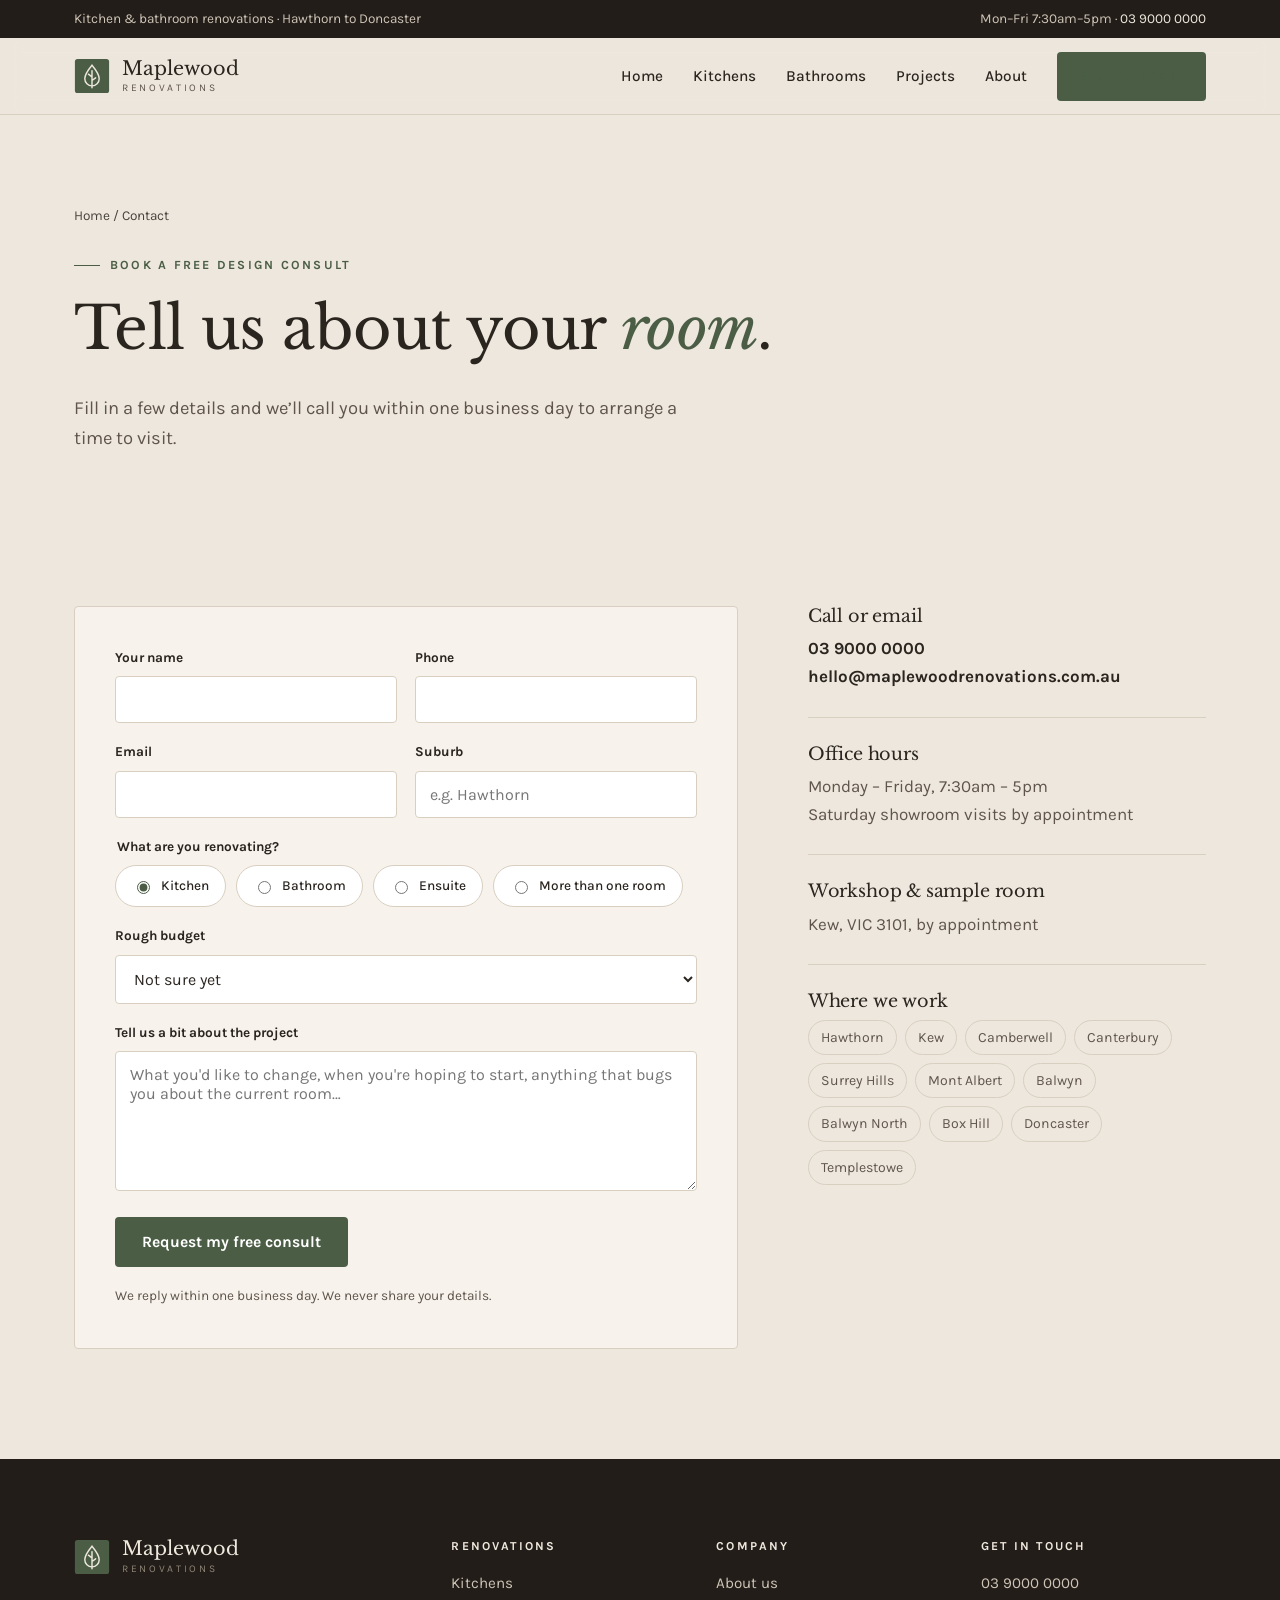
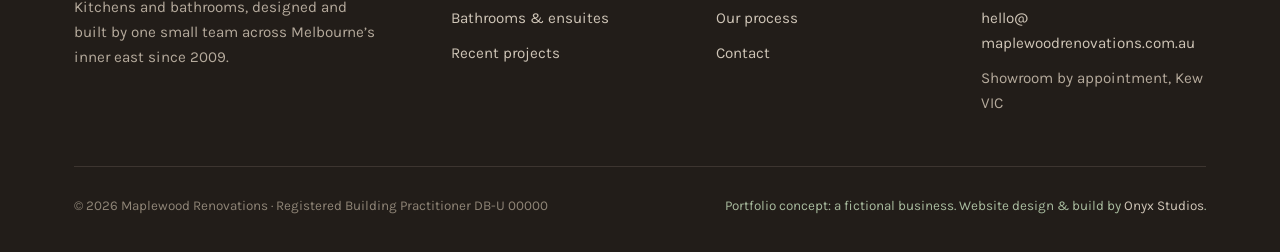
<file: contact.html>
<!doctype html>
<html lang="en-AU">
<head>
<meta charset="utf-8">
<meta name="viewport" content="width=device-width, initial-scale=1">
<title>Book a Free Design Consult | Maplewood Renovations</title>
<meta name="description" content="Book a free in-home design consultation for your kitchen or bathroom renovation in Melbourne’s inner east. We reply within one business day.">
<link rel="canonical" href="https://keenanfrench.github.io/maplewood-renovations-site/contact.html">
<meta property="og:type" content="website">
<meta property="og:title" content="Book a Free Design Consult | Maplewood Renovations">
<meta property="og:description" content="Book a free in-home design consultation for your kitchen or bathroom renovation in Melbourne’s inner east. We reply within one business day.">
<meta property="og:image" content="https://images.unsplash.com/photo-1682888818696-906287d759f5?auto=format&fit=crop&w=1200&h=630&q=75">
<meta name="theme-color" content="#4B5E45">
<link rel="icon" href="data:image/svg+xml,%3Csvg%20xmlns%3D%22http%3A%2F%2Fwww.w3.org%2F2000%2Fsvg%22%20viewBox%3D%220%200%2040%2040%22%20aria-hidden%3D%22true%22%3E%0A%20%20%3Crect%20x%3D%221%22%20y%3D%221%22%20width%3D%2238%22%20height%3D%2238%22%20rx%3D%223%22%20fill%3D%22%234B5E45%22%2F%3E%0A%20%20%3Cpath%20d%3D%22M20%208c-5%206-8%2010-8%2015a8%208%200%200%200%2016%200c0-5-3-9-8-15z%22%20fill%3D%22none%22%20stroke%3D%22%23EDE7DD%22%20stroke-width%3D%221.6%22%2F%3E%0A%20%20%3Cpath%20d%3D%22M20%2014v19M20%2021l-4-3M20%2025l4-3%22%20stroke%3D%22%23EDE7DD%22%20stroke-width%3D%221.6%22%20fill%3D%22none%22%20stroke-linecap%3D%22round%22%2F%3E%0A%3C%2Fsvg%3E">
<link rel="preconnect" href="https://fonts.googleapis.com">
<link rel="preconnect" href="https://fonts.gstatic.com" crossorigin>
<link rel="preconnect" href="https://images.unsplash.com">
<link href="https://fonts.googleapis.com/css2?family=Karla:wght@400;500;700&family=Libre+Baskerville:ital@0;1&display=swap" rel="stylesheet">
<link rel="stylesheet" href="assets/styles.css">
<script type="application/ld+json">{"@context":"https://schema.org","@type":"HomeAndConstructionBusiness","name":"Maplewood Renovations","url":"https://keenanfrench.github.io/maplewood-renovations-site/","telephone":"03 9000 0000","email":"hello@maplewoodrenovations.com.au","priceRange":"$$$","areaServed":["Hawthorn","Kew","Camberwell","Balwyn","Balwyn North","Box Hill","Doncaster","Templestowe","Surrey Hills","Canterbury","Mont Albert"],"address":{"@type":"PostalAddress","addressLocality":"Kew","addressRegion":"VIC","addressCountry":"AU"},"openingHours":"Mo-Fr 07:30-17:00","aggregateRating":{"@type":"AggregateRating","ratingValue":"4.9","reviewCount":"186"}}</script>
</head>
<body>
<div class="topbar">
  <div class="wrap">
    <span class="hide-xs">Kitchen &amp; bathroom renovations · Hawthorn to Doncaster</span>
    <span><span class="hide-sm">Mon–Fri 7:30am–5pm · </span><a href="tel:+61390000000">03 9000 0000</a></span>
  </div>
</div>
<header class="site-header">
  <div class="wrap">
    <a class="logo" href="index.html" aria-label="Maplewood Renovations home">
      <svg class="logo-mark" viewBox="0 0 40 40" aria-hidden="true">
  <rect x="1" y="1" width="38" height="38" rx="3" fill="#4B5E45"/>
  <path d="M20 8c-5 6-8 10-8 15a8 8 0 0 0 16 0c0-5-3-9-8-15z" fill="none" stroke="#EDE7DD" stroke-width="1.6"/>
  <path d="M20 14v19M20 21l-4-3M20 25l4-3" stroke="#EDE7DD" stroke-width="1.6" fill="none" stroke-linecap="round"/>
</svg>
      <span class="logo-text">Maplewood<small>Renovations</small></span>
    </a>
    <button class="menu-toggle" aria-label="Menu" aria-expanded="false" aria-controls="site-nav"><span></span><span></span><span></span></button>
    <nav class="nav" id="site-nav" aria-label="Main">
      <a href="index.html">Home</a>
      <a href="kitchens.html">Kitchens</a>
      <a href="bathrooms.html">Bathrooms</a>
      <a href="projects.html">Projects</a>
      <a href="about.html">About</a>
      <a class="btn btn-primary" href="contact.html" aria-current="page">Book a consult</a>
    </nav>
  </div>
</header>
<main>
<section class="page-hero plain">
  <div class="wrap">
    <div class="crumbs"><a href="index.html">Home</a> / Contact</div>
    <span class="eyebrow">Book a free design consult</span>
    <h1>Tell us about your <em class="acc">room</em>.</h1>
    <p class="lede">Fill in a few details and we’ll call you within one business day to arrange a time to visit.</p>
  </div>
</section>

<section class="section" style="padding-top:40px">
  <div class="wrap contact-grid">
    <form class="form" id="quote-form" novalidate>
      <div><label for="f-name">Your name</label><input id="f-name" name="name" autocomplete="name" required></div>
      <div><label for="f-phone">Phone</label><input id="f-phone" name="phone" type="tel" autocomplete="tel" required></div>
      <div><label for="f-email">Email</label><input id="f-email" name="email" type="email" autocomplete="email" required></div>
      <div><label for="f-suburb">Suburb</label><input id="f-suburb" name="suburb" autocomplete="address-level2" placeholder="e.g. Hawthorn"></div>
      <fieldset class="full" style="border:0;padding:0;margin:0">
        <legend style="font-size:.85rem;font-weight:700;margin-bottom:7px">What are you renovating?</legend>
        <div class="radio-row">
          <label><input type="radio" name="room" value="kitchen" checked> Kitchen</label>
          <label><input type="radio" name="room" value="bathroom"> Bathroom</label>
          <label><input type="radio" name="room" value="ensuite"> Ensuite</label>
          <label><input type="radio" name="room" value="multiple"> More than one room</label>
        </div>
      </fieldset>
      <div class="full">
        <label for="f-budget">Rough budget</label>
        <select id="f-budget" name="budget">
          <option>Not sure yet</option>
          <option>Under $30k</option>
          <option>$30k – $50k</option>
          <option>$50k – $80k</option>
          <option>$80k +</option>
        </select>
      </div>
      <div class="full"><label for="f-msg">Tell us a bit about the project</label><textarea id="f-msg" name="message" placeholder="What you'd like to change, when you're hoping to start, anything that bugs you about the current room…"></textarea></div>
      <div class="full"><button class="btn btn-primary" type="submit">Request my free consult</button></div>
      <p class="form-status" role="status" tabindex="-1">Thanks! This is a portfolio demo site, so your message wasn’t sent anywhere. On a live site, this is where the enquiry would go straight to the business’s inbox or CRM.</p>
      <p class="form-note">We reply within one business day. We never share your details.</p>
    </form>

    <aside>
      <div class="info-block">
        <h3>Call or email</h3>
        <p><a href="tel:+61390000000">03 9000 0000</a><br><a href="mailto:hello@maplewoodrenovations.com.au">hello@maplewoodrenovations.com.au</a></p>
      </div>
      <div class="info-block">
        <h3>Office hours</h3>
        <p>Monday – Friday, 7:30am – 5pm<br>Saturday showroom visits by appointment</p>
      </div>
      <div class="info-block">
        <h3>Workshop &amp; sample room</h3>
        <p>Kew, VIC 3101, by appointment</p>
      </div>
      <div class="info-block">
        <h3>Where we work</h3>
        <ul class="suburbs">
          <li>Hawthorn</li><li>Kew</li><li>Camberwell</li><li>Canterbury</li><li>Surrey Hills</li><li>Mont Albert</li><li>Balwyn</li><li>Balwyn North</li><li>Box Hill</li><li>Doncaster</li><li>Templestowe</li>
        </ul>
      </div>
    </aside>
  </div>
</section>

</main>
<footer class="site-footer">
  <div class="wrap">
    <div class="footer-grid">
      <div>
        <a class="logo" href="index.html"><svg class="logo-mark" viewBox="0 0 40 40" aria-hidden="true">
  <rect x="1" y="1" width="38" height="38" rx="3" fill="#4B5E45"/>
  <path d="M20 8c-5 6-8 10-8 15a8 8 0 0 0 16 0c0-5-3-9-8-15z" fill="none" stroke="#EDE7DD" stroke-width="1.6"/>
  <path d="M20 14v19M20 21l-4-3M20 25l4-3" stroke="#EDE7DD" stroke-width="1.6" fill="none" stroke-linecap="round"/>
</svg><span class="logo-text">Maplewood<small>Renovations</small></span></a>
        <p class="footer-blurb">Kitchens and bathrooms, designed and built by one small team across Melbourne’s inner east since 2009.</p>
      </div>
      <div>
        <h4>Renovations</h4>
        <ul>
          <li><a href="kitchens.html">Kitchens</a></li>
          <li><a href="bathrooms.html">Bathrooms &amp; ensuites</a></li>
          <li><a href="projects.html">Recent projects</a></li>
        </ul>
      </div>
      <div>
        <h4>Company</h4>
        <ul>
          <li><a href="about.html">About us</a></li>
          <li><a href="about.html#process">Our process</a></li>
          <li><a href="contact.html">Contact</a></li>
        </ul>
      </div>
      <div>
        <h4>Get in touch</h4>
        <ul>
          <li><a href="tel:+61390000000">03 9000 0000</a></li>
          <li><a href="mailto:hello@maplewoodrenovations.com.au">hello@<wbr>maplewoodrenovations.com.au</a></li>
          <li>Showroom by appointment, Kew VIC</li>
        </ul>
      </div>
    </div>
    <div class="footer-base">
      <span>© <span data-year>2026</span> Maplewood Renovations · Registered Building Practitioner DB-U 00000</span>
      <span class="concept-note">Portfolio concept: a fictional business. Website design &amp; build by <a href="https://onyxstudios.com.au/">Onyx Studios</a>.</span>
    </div>
  </div>
</footer>
<script src="assets/main.js" defer></script>
</body>
</html>
</file>
<file: assets/styles.css>
/* Maplewood Renovations — shared styles */
:root {
  --stone: #EDE7DD;
  --paper: #F7F3EC;
  --line: #D9CFC1;
  --ink: #2B2520;
  --ink-soft: #5F554C;
  --dark: #221D19;
  --dark-2: #2E2723;
  --sage: #6E8465;
  --sage-deep: #4B5E45;
  --sage-pale: #DCE3D4;
  --brass: #B8955A;
  --serif: "Libre Baskerville", Georgia, serif;
  --sans: "Karla", system-ui, sans-serif;
  --wrap: 1180px;
  --radius: 4px;
}

*, *::before, *::after { box-sizing: border-box; }
html { scroll-behavior: smooth; -webkit-text-size-adjust: 100%; }
body {
  margin: 0;
  background: var(--stone);
  color: var(--ink);
  font-family: var(--sans);
  font-size: 17px;
  line-height: 1.65;
  -webkit-font-smoothing: antialiased;
}
img { max-width: 100%; display: block; height: auto; }
a { color: inherit; }
h1, h2, h3, h4 { font-family: var(--serif); font-weight: 400; line-height: 1.18; margin: 0 0 .5em; letter-spacing: -.01em; }
h1 { font-size: clamp(2.3rem, 4.6vw, 3.9rem); }
h2 { font-size: clamp(1.8rem, 3.2vw, 2.7rem); }
h3 { font-size: 1.35rem; }
p { margin: 0 0 1em; }
em.acc { font-style: italic; color: var(--sage-deep); }
.dark em.acc { color: #A9BC9F; }

.wrap { max-width: var(--wrap); margin: 0 auto; padding: 0 24px; }
.section { padding: 110px 0; }
.section.tight { padding: 80px 0; }
.paper { background: var(--paper); }
.dark { background: var(--dark); color: #EFE8DD; }
.dark .muted { color: #B5AA9C; }
.muted { color: var(--ink-soft); }
.eyebrow {
  display: inline-flex; align-items: center; gap: 10px;
  font-size: .78rem; letter-spacing: .18em; text-transform: uppercase; font-weight: 700;
  color: var(--sage-deep); margin-bottom: 18px;
}
.eyebrow::before { content: ""; width: 26px; height: 1px; background: currentColor; }
.dark .eyebrow { color: #A9BC9F; }
.lede { font-size: 1.15rem; color: var(--ink-soft); max-width: 58ch; }
.dark .lede { color: #C9BFB1; }

/* Buttons */
.btn {
  display: inline-flex; align-items: center; gap: 10px;
  padding: 15px 26px; border-radius: var(--radius);
  font-family: var(--sans); font-weight: 700; font-size: .98rem; text-decoration: none;
  border: 1px solid transparent; cursor: pointer; transition: background .2s, color .2s, border-color .2s, transform .2s;
}
.btn:hover { transform: translateY(-1px); }
.btn-primary { background: var(--sage-deep); color: #fff; }
.btn-primary:hover { background: #3E4F39; }
.btn-ghost { border-color: var(--ink); color: var(--ink); background: transparent; }
.btn-ghost:hover { background: var(--ink); color: var(--stone); }
.dark .btn-ghost { border-color: #EFE8DD; color: #EFE8DD; }
.dark .btn-ghost:hover { background: #EFE8DD; color: var(--dark); }
.btn-light { background: var(--stone); color: var(--ink); }
.btn-light:hover { background: #fff; }
.link-arrow { font-weight: 700; text-decoration: none; color: var(--sage-deep); border-bottom: 1px solid currentColor; padding-bottom: 2px; }
.dark .link-arrow { color: #A9BC9F; }

/* Header */
.topbar { background: var(--dark); color: #CFC5B7; font-size: .85rem; }
.topbar .wrap { display: flex; justify-content: space-between; gap: 16px; padding-top: 8px; padding-bottom: 8px; }
.topbar a { text-decoration: none; color: #EFE8DD; }
.site-header { position: sticky; top: 0; z-index: 50; background: rgba(237, 231, 221, .92); backdrop-filter: blur(10px); -webkit-backdrop-filter: blur(10px); border-bottom: 1px solid var(--line); }
.site-header .wrap { display: flex; align-items: center; justify-content: space-between; height: 76px; }
.logo { display: flex; align-items: center; gap: 12px; text-decoration: none; }
.logo-mark { width: 36px; height: 36px; }
.logo-text { font-family: var(--serif); font-size: 1.2rem; line-height: 1; }
.logo-text small { display: block; font-family: var(--sans); font-size: .64rem; letter-spacing: .26em; text-transform: uppercase; color: var(--ink-soft); margin-top: 5px; }
.nav { display: flex; align-items: center; gap: 30px; }
.nav a { text-decoration: none; font-weight: 500; font-size: .96rem; position: relative; padding: 4px 0; }
.nav a:not(.btn)::after { content: ""; position: absolute; left: 0; right: 100%; bottom: -2px; height: 1px; background: var(--sage-deep); transition: right .25s; }
.nav a:not(.btn):hover::after, .nav a[aria-current="page"]::after { right: 0; }
.nav a[aria-current="page"] { color: var(--sage-deep); }
.nav .btn { padding: 11px 20px; }
.menu-toggle { display: none; background: none; border: 0; padding: 8px; cursor: pointer; }
.menu-toggle span { display: block; width: 24px; height: 2px; background: var(--ink); margin: 5px 0; transition: transform .25s, opacity .25s; }

/* Home hero */
.hero-home { position: relative; overflow: hidden; padding: 70px 0 40px; }
.hero-home .wrap { display: grid; grid-template-columns: 1.02fr 1fr; gap: 40px; align-items: center; }
.hero-home h1 { margin-bottom: 22px; }
.hero-actions { display: flex; flex-wrap: wrap; gap: 14px; margin: 30px 0 34px; }
.hero-proof { display: flex; flex-wrap: wrap; gap: 26px; font-size: .92rem; color: var(--ink-soft); }
.hero-proof strong { color: var(--ink); font-family: var(--serif); font-size: 1.25rem; font-weight: 400; display: block; }
.board { position: relative; aspect-ratio: 1 / 1; max-height: 620px; width: 100%; }
.board canvas { position: absolute; inset: 0; width: 100% !important; height: 100% !important; display: block; touch-action: pan-y; }
.board-bg { position: absolute; inset: 6% 4% 10%; border-radius: 50%; background: radial-gradient(closest-side, rgba(247,243,236,.75) 0%, rgba(247,243,236,0) 100%); }
.board-fallback { position: absolute; inset: 8%; object-fit: cover; width: 84%; height: 84%; border-radius: var(--radius); display: none; }
.board.no-webgl .board-fallback { display: block; }
.board-caption { position: absolute; left: 0; right: 0; bottom: 0; text-align: center; font-size: .9rem; color: var(--ink-soft); min-height: 1.6em; }
.board-caption b { font-family: var(--serif); font-weight: 400; color: var(--ink); }
.swatches { display: flex; flex-wrap: wrap; justify-content: center; gap: 8px; margin-top: 12px; }
.swatch { display: inline-flex; align-items: center; gap: 8px; padding: 8px 14px 8px 8px; border: 1px solid var(--line); border-radius: 40px; background: var(--paper); font: 500 .86rem var(--sans); color: var(--ink); cursor: pointer; transition: border-color .2s, background .2s; }
.swatch i { width: 18px; height: 18px; border-radius: 50%; display: block; box-shadow: inset 0 0 0 1px rgba(0,0,0,.08); }
.swatch:hover, .swatch[aria-pressed="true"] { border-color: var(--sage-deep); background: #fff; }
.swatch:focus-visible, .btn:focus-visible, .nav a:focus-visible { outline: 2px solid var(--sage-deep); outline-offset: 3px; }

/* Stats strip */
.stats { border-top: 1px solid var(--line); border-bottom: 1px solid var(--line); }
.stats .wrap { display: grid; grid-template-columns: repeat(4, 1fr); }
.stat { padding: 34px 24px; border-left: 1px solid var(--line); }
.stat:first-child { border-left: 0; padding-left: 0; }
.stat b { display: block; font-family: var(--serif); font-weight: 400; font-size: 2.2rem; line-height: 1.1; }
.stat span { font-size: .9rem; color: var(--ink-soft); }

/* Service split cards */
.split-head { display: flex; justify-content: space-between; align-items: end; gap: 40px; margin-bottom: 54px; }
.split-head .lede { margin: 0; }
.svc-pair { display: grid; grid-template-columns: 1fr 1fr; gap: 28px; }
.svc-card { position: relative; display: block; text-decoration: none; color: #fff; border-radius: var(--radius); overflow: hidden; aspect-ratio: 4 / 5; }
.svc-card img { position: absolute; inset: 0; width: 100%; height: 100%; object-fit: cover; transition: transform .8s cubic-bezier(.2,.7,.2,1); }
.svc-card:hover img { transform: scale(1.04); }
.svc-card::after { content: ""; position: absolute; inset: 0; background: linear-gradient(to top, rgba(26, 22, 19, .86) 0%, rgba(26, 22, 19, .1) 55%); }
.svc-card .svc-body { position: absolute; left: 0; right: 0; bottom: 0; padding: 34px; z-index: 1; }
.svc-card h3 { font-size: 2rem; margin-bottom: 8px; }
.svc-card p { color: #E4DCCF; max-width: 40ch; margin-bottom: 16px; }
.svc-card .from { font-size: .85rem; letter-spacing: .14em; text-transform: uppercase; color: #C7D4BF; }

/* Why / numbered list */
.why { display: grid; grid-template-columns: .9fr 1.1fr; gap: 80px; align-items: start; }
.why-img { position: sticky; top: 110px; }
.why-img img { border-radius: var(--radius); aspect-ratio: 4 / 5; object-fit: cover; width: 100%; }
.numbered { list-style: none; margin: 30px 0 0; padding: 0; counter-reset: n; }
.numbered li { counter-increment: n; display: grid; grid-template-columns: 64px 1fr; padding: 28px 0; border-top: 1px solid var(--line); }
.numbered li::before { content: counter(n, decimal-leading-zero); font-family: var(--serif); font-size: 1.1rem; color: var(--sage-deep); padding-top: 2px; }
.numbered h3 { margin-bottom: 6px; }
.numbered p { margin: 0; color: var(--ink-soft); }
.dark .numbered li { border-color: #3D3530; }
.dark .numbered p { color: #B5AA9C; }
.dark .numbered li::before { color: #A9BC9F; }

/* Project cards */
.proj-grid { display: grid; grid-template-columns: repeat(3, 1fr); gap: 28px; }
.proj { text-decoration: none; display: block; }
.proj figure { margin: 0 0 16px; overflow: hidden; border-radius: var(--radius); aspect-ratio: 4 / 3; background: var(--line); }
.proj img { width: 100%; height: 100%; object-fit: cover; transition: transform .8s cubic-bezier(.2,.7,.2,1); }
.proj:hover img { transform: scale(1.04); }
.proj .meta { font-size: .78rem; letter-spacing: .14em; text-transform: uppercase; color: var(--sage-deep); font-weight: 700; }
.proj h3 { margin: 6px 0 4px; font-size: 1.25rem; }
.proj p { color: var(--ink-soft); font-size: .95rem; margin: 0; }
.proj.wide { grid-column: span 2; }
.proj.wide figure { aspect-ratio: 16 / 9.2; }
.proj.hidden { display: none; }
.filters { display: flex; gap: 10px; flex-wrap: wrap; margin-bottom: 40px; }
.filter { padding: 10px 18px; border: 1px solid var(--line); border-radius: 40px; background: transparent; font: 500 .92rem var(--sans); color: var(--ink); cursor: pointer; }
.filter[aria-pressed="true"] { background: var(--ink); color: var(--stone); border-color: var(--ink); }

/* Process steps (horizontal) */
.steps { display: grid; grid-template-columns: repeat(4, 1fr); gap: 0; margin-top: 50px; counter-reset: s; }
.step { padding: 0 28px 0 0; position: relative; counter-increment: s; }
.step::before { content: "Step " counter(s); display: block; font-size: .76rem; letter-spacing: .16em; text-transform: uppercase; font-weight: 700; color: #A9BC9F; margin-bottom: 18px; padding-bottom: 18px; border-bottom: 1px solid #3D3530; }
.step h3 { font-size: 1.25rem; }
.step p { color: #B5AA9C; font-size: .96rem; margin: 0; }
.steps.light .step::before { color: var(--sage-deep); border-color: var(--line); }
.steps.light .step p { color: var(--ink-soft); }

/* Testimonials */
.quotes { display: grid; grid-template-columns: 1.3fr 1fr 1fr; gap: 28px; }
.quote { margin: 0; background: var(--paper); border: 1px solid var(--line); padding: 34px; border-radius: var(--radius); display: flex; flex-direction: column; }
.quote blockquote { margin: 0 0 24px; font-family: var(--serif); font-size: 1.05rem; line-height: 1.6; flex: 1; }
.quote:first-child { background: var(--sage-deep); color: #fff; border-color: var(--sage-deep); }
.quote:first-child blockquote { font-size: 1.35rem; }
.quote cite { font-style: normal; font-weight: 700; font-size: .95rem; }
.quote cite span { display: block; font-weight: 400; color: var(--ink-soft); font-size: .88rem; }
.quote:first-child cite span { color: #D5DFCF; }
.stars { color: var(--brass); letter-spacing: 3px; margin-bottom: 16px; font-size: .9rem; }
.quote:first-child .stars { color: #E8D3A6; }

/* CTA band */
.cta-band { background: var(--sage-deep); color: #fff; }
.cta-band .wrap { display: flex; align-items: center; justify-content: space-between; gap: 40px; padding-top: 80px; padding-bottom: 80px; }
.cta-band h2 { margin: 0 0 8px; max-width: 20ch; }
.cta-band p { margin: 0; color: #D5DFCF; }
.cta-band .actions { display: flex; flex-wrap: wrap; gap: 14px; flex-shrink: 0; }
.cta-band .btn-ghost { border-color: #fff; color: #fff; }
.cta-band .btn-ghost:hover { background: #fff; color: var(--sage-deep); }

/* Page hero (inner pages) */
.page-hero { position: relative; min-height: 64vh; display: flex; align-items: flex-end; color: #fff; overflow: hidden; }
.page-hero img { position: absolute; inset: 0; width: 100%; height: 100%; object-fit: cover; }
.page-hero::after { content: ""; position: absolute; inset: 0; background: linear-gradient(to top, rgba(26, 22, 19, .82) 0%, rgba(26, 22, 19, .15) 60%); }
.page-hero .wrap { position: relative; z-index: 1; padding-bottom: 64px; width: 100%; }
.page-hero .eyebrow { color: #C7D4BF; }
.page-hero p { color: #E4DCCF; font-size: 1.15rem; max-width: 56ch; }
.page-hero.plain { min-height: 0; color: var(--ink); padding: 90px 0 30px; }
.page-hero.plain::after { display: none; }
.page-hero.plain .eyebrow { color: var(--sage-deep); }
.page-hero.plain p { color: var(--ink-soft); }
.crumbs { font-size: .85rem; margin-bottom: 18px; opacity: .85; }
.crumbs a { text-decoration: none; }

/* Two column content */
.two-col { display: grid; grid-template-columns: 1fr 1fr; gap: 80px; align-items: center; }
.two-col.top { align-items: start; }
.two-col img { border-radius: var(--radius); width: 100%; aspect-ratio: 5 / 4; object-fit: cover; }
.ticks { list-style: none; padding: 0; margin: 24px 0 0; display: grid; gap: 12px; }
.ticks li { padding-left: 32px; position: relative; }
.ticks li::before { content: ""; position: absolute; left: 0; top: 7px; width: 18px; height: 10px; border-left: 2px solid var(--sage); border-bottom: 2px solid var(--sage); transform: rotate(-45deg); }

/* Style tiles */
.styles-grid { display: grid; grid-template-columns: repeat(4, 1fr); gap: 1px; background: var(--line); border: 1px solid var(--line); }
.style-tile { background: var(--paper); padding: 34px 28px; }
.style-tile .chip { display: flex; gap: 6px; margin-bottom: 22px; }
.style-tile .chip i { width: 26px; height: 26px; border-radius: 50%; box-shadow: inset 0 0 0 1px rgba(0,0,0,.08); }
.style-tile p { color: var(--ink-soft); font-size: .95rem; margin: 0; }

/* Gallery mosaic */
.mosaic { display: grid; grid-template-columns: repeat(6, 1fr); grid-auto-rows: 200px; gap: 14px; }
.mosaic figure { margin: 0; overflow: hidden; border-radius: var(--radius); }
.mosaic img { width: 100%; height: 100%; object-fit: cover; }
.mosaic .a { grid-column: span 4; grid-row: span 2; }
.mosaic .b { grid-column: span 2; grid-row: span 2; }
.mosaic .c { grid-column: span 2; grid-row: span 2; }
.mosaic .d { grid-column: span 2; grid-row: span 2; }
.mosaic .e { grid-column: span 2; grid-row: span 2; }

/* Pricing guide */
.price-table { width: 100%; border-collapse: collapse; margin-top: 30px; }
.price-table th, .price-table td { text-align: left; padding: 22px 16px 22px 0; border-top: 1px solid var(--line); vertical-align: top; }
.price-table th { font-family: var(--serif); font-weight: 400; font-size: 1.2rem; width: 30%; }
.price-table td.amt { font-family: var(--serif); font-size: 1.2rem; white-space: nowrap; color: var(--sage-deep); }
.price-table td { color: var(--ink-soft); }
.fine { font-size: .86rem; color: var(--ink-soft); margin-top: 18px; }

/* FAQ */
.faq { max-width: 820px; }
.faq details { border-top: 1px solid var(--line); }
.faq details:last-child { border-bottom: 1px solid var(--line); }
.faq summary { list-style: none; cursor: pointer; padding: 24px 40px 24px 0; font-family: var(--serif); font-size: 1.15rem; position: relative; }
.faq summary::-webkit-details-marker { display: none; }
.faq summary::after { content: "+"; position: absolute; right: 4px; top: 18px; font-family: var(--sans); font-size: 1.6rem; color: var(--sage-deep); transition: transform .25s; }
.faq details[open] summary::after { transform: rotate(45deg); }
.faq details p { color: var(--ink-soft); padding-bottom: 20px; margin: 0; max-width: 68ch; }

/* About: team + credentials */
.team { display: grid; grid-template-columns: repeat(4, 1fr); gap: 28px; }
.member .mono { aspect-ratio: 1; border-radius: var(--radius); background: var(--sage-pale); display: grid; place-items: center; font-family: var(--serif); font-size: 2.6rem; color: var(--sage-deep); margin-bottom: 16px; }
.member:nth-child(2) .mono { background: #E8DCCB; color: #8A6A3E; }
.member:nth-child(3) .mono { background: #D9D3CB; color: var(--ink); }
.member:nth-child(4) .mono { background: #E3E6DC; color: #56664F; }
.member h3 { font-size: 1.15rem; margin-bottom: 2px; }
.member p { font-size: .92rem; color: var(--ink-soft); margin: 0; }
.creds { display: grid; grid-template-columns: repeat(4, 1fr); gap: 24px; }
.cred { border-top: 2px solid var(--sage); padding-top: 18px; }
.cred b { display: block; font-family: var(--serif); font-weight: 400; font-size: 1.1rem; margin-bottom: 4px; }
.cred span { color: var(--ink-soft); font-size: .93rem; }
.pull { font-family: var(--serif); font-size: clamp(1.4rem, 2.4vw, 2rem); line-height: 1.45; max-width: 30ch; }

/* Contact */
.contact-grid { display: grid; grid-template-columns: 1.25fr .75fr; gap: 70px; align-items: start; }
.form { display: grid; grid-template-columns: 1fr 1fr; gap: 18px; background: var(--paper); border: 1px solid var(--line); padding: 40px; border-radius: var(--radius); }
.form .full { grid-column: 1 / -1; }
.form label { display: block; font-size: .85rem; font-weight: 700; margin-bottom: 7px; }
.form input, .form select, .form textarea { width: 100%; font: 400 1rem var(--sans); color: var(--ink); background: #fff; border: 1px solid var(--line); border-radius: var(--radius); padding: 13px 14px; }
.form input:focus, .form select:focus, .form textarea:focus { outline: 2px solid var(--sage); outline-offset: 0; border-color: var(--sage); }
.form textarea { min-height: 140px; resize: vertical; }
.radio-row { display: flex; flex-wrap: wrap; gap: 10px; }
.radio-row label { display: inline-flex; align-items: center; gap: 8px; border: 1px solid var(--line); background: #fff; border-radius: 40px; padding: 9px 16px; font-weight: 500; margin: 0; cursor: pointer; }
.radio-row input { width: auto; accent-color: var(--sage-deep); }
.form-note { grid-column: 1 / -1; font-size: .85rem; color: var(--ink-soft); margin: 0; }
.form-status { grid-column: 1 / -1; display: none; background: var(--sage-pale); border-left: 3px solid var(--sage-deep); padding: 14px 16px; margin: 0; }
.form-status.show { display: block; }
.info-block { padding: 26px 0; border-top: 1px solid var(--line); }
.info-block:first-child { border-top: 0; padding-top: 0; }
.info-block h3 { font-size: 1.1rem; margin-bottom: 8px; }
.info-block p, .info-block li { color: var(--ink-soft); margin: 0; }
.info-block a { font-weight: 700; color: var(--ink); text-decoration: none; }
.suburbs { list-style: none; padding: 0; margin: 0; display: flex; flex-wrap: wrap; gap: 8px; }
.suburbs li { font-size: .88rem; border: 1px solid var(--line); border-radius: 40px; padding: 5px 12px; }
.dark .suburbs li { border-color: #3D3530; color: #CFC5B7; }

/* Footer */
.site-footer { background: var(--dark); color: #B5AA9C; padding: 80px 0 34px; font-size: .95rem; }
.footer-grid { display: grid; grid-template-columns: 1.5fr 1fr 1fr 1fr; gap: 40px; padding-bottom: 50px; border-bottom: 1px solid #3D3530; }
.site-footer h4 { font-family: var(--sans); font-size: .76rem; letter-spacing: .18em; text-transform: uppercase; color: #EFE8DD; font-weight: 700; margin-bottom: 18px; }
.site-footer ul { list-style: none; padding: 0; margin: 0; display: grid; gap: 10px; }
.site-footer a { text-decoration: none; color: #CFC5B7; }
.site-footer a:hover { color: #fff; }
.site-footer .logo-text { color: #EFE8DD; }
.site-footer .logo-text small { color: #8F8577; }
.footer-blurb { margin-top: 20px; max-width: 34ch; }
.footer-base { display: flex; justify-content: space-between; flex-wrap: wrap; gap: 14px; padding-top: 28px; font-size: .84rem; color: #8F8577; }
.concept-note { color: #A9BC9F; }

/* Reveal */
.reveal { opacity: 0; transform: translateY(22px); transition: opacity .9s cubic-bezier(.2,.7,.2,1), transform .9s cubic-bezier(.2,.7,.2,1); }
.reveal.in { opacity: 1; transform: none; }
@media (prefers-reduced-motion: reduce) {
  html { scroll-behavior: auto; }
  .reveal { opacity: 1; transform: none; transition: none; }
  .svc-card img, .proj img { transition: none; }
}

/* Responsive */
@media (max-width: 1020px) {
  .hero-home .wrap { grid-template-columns: 1fr; }
  .board { max-width: 560px; margin: 0 auto; }
  .why, .two-col, .contact-grid { grid-template-columns: 1fr; gap: 50px; }
  .why-img { position: static; }
  .why-img img { aspect-ratio: 16 / 10; }
  .steps { grid-template-columns: 1fr 1fr; gap: 40px 0; }
  .quotes { grid-template-columns: 1fr; }
  .styles-grid, .team, .creds { grid-template-columns: 1fr 1fr; }
  .footer-grid { grid-template-columns: 1fr 1fr; }
  .cta-band .wrap { flex-direction: column; align-items: flex-start; }
}
@media (max-width: 860px) {
  .menu-toggle { display: block; }
  .nav { position: fixed; inset: 76px 0 auto 0; flex-direction: column; align-items: stretch; gap: 0; background: var(--stone); border-bottom: 1px solid var(--line); padding: 10px 24px 24px; transform: translateY(-8px); opacity: 0; visibility: hidden; transition: opacity .25s, transform .25s, visibility .25s; }
  .nav a { padding: 14px 0; border-bottom: 1px solid var(--line); }
  .nav a::after { display: none; }
  .nav .btn { margin-top: 16px; justify-content: center; border-bottom: 0; }
  body.menu-open .nav { opacity: 1; transform: none; visibility: visible; }
  body.menu-open .menu-toggle span:nth-child(1) { transform: translateY(7px) rotate(45deg); }
  body.menu-open .menu-toggle span:nth-child(2) { opacity: 0; }
  body.menu-open .menu-toggle span:nth-child(3) { transform: translateY(-7px) rotate(-45deg); }
  .topbar .hide-sm { display: none; }
  .section { padding: 80px 0; }
  .stats .wrap { grid-template-columns: 1fr 1fr; }
  .stat { padding: 24px 0 24px 18px; }
  .stat:nth-child(odd) { border-left: 0; padding-left: 0; }
  .stat:nth-child(n+3) { border-top: 1px solid var(--line); }
  .split-head { flex-direction: column; align-items: start; gap: 18px; }
  .svc-pair, .proj-grid { grid-template-columns: 1fr; }
  .proj.wide { grid-column: auto; }
  .proj.wide figure { aspect-ratio: 4 / 3; }
  .svc-card { aspect-ratio: 4 / 4.4; }
  .mosaic { grid-template-columns: 1fr 1fr; grid-auto-rows: 160px; }
  .mosaic .a { grid-column: span 2; }
  .mosaic .b, .mosaic .c, .mosaic .d, .mosaic .e { grid-column: span 1; }
  .form { grid-template-columns: 1fr; padding: 26px; }
  .price-table th { width: auto; }
}
@media (max-width: 560px) {
  body { font-size: 16px; }
  .wrap { padding: 0 16px; }
  .hero-home { padding-top: 44px; }
  .steps, .styles-grid, .team, .creds, .footer-grid { grid-template-columns: 1fr; }
  .team { grid-template-columns: 1fr 1fr; }
  .price-table, .price-table tbody, .price-table tr, .price-table th, .price-table td { display: block; width: 100%; }
  .price-table th { padding-bottom: 4px; }
  .price-table td { border-top: 0; padding: 4px 0; }
  .price-table td:last-child { padding-bottom: 22px; }
  .page-hero { min-height: 56vh; }
  .svc-card .svc-body { padding: 24px; }
}
@media (max-width: 640px) {
  .topbar .hide-xs { display: none; }
  .topbar .wrap { justify-content: flex-end; }
}
</file>
